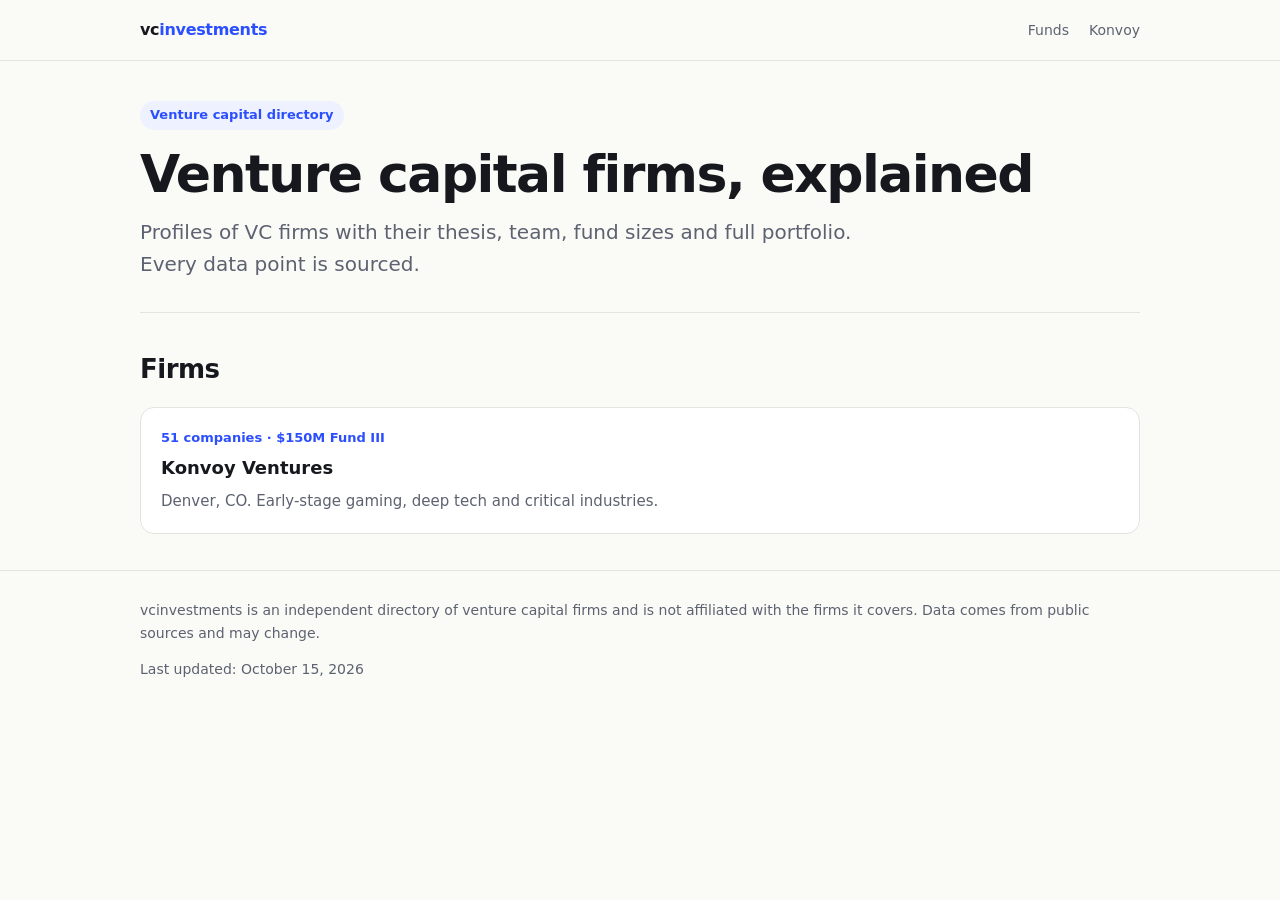
<file: docs/index.html>
<!doctype html>
<html lang="en">
<head>
<meta charset="utf-8">
<meta name="viewport" content="width=device-width, initial-scale=1">
<title>vcinvestments: Directory of Venture Capital Firms</title>
<meta name="description" content="Independent directory of venture capital firms: investment theses, teams, funds and full portfolios. Featuring Konvoy Ventures.">
<link rel="canonical" href="https://diegodeleondev.github.io/vcinvestments/">
<meta name="robots" content="index, follow, max-snippet:-1">
<meta property="og:type" content="website">
<meta property="og:title" content="vcinvestments: Directory of Venture Capital Firms">
<meta property="og:description" content="Independent directory of venture capital firms: investment theses, teams, funds and full portfolios. Featuring Konvoy Ventures.">
<meta property="og:url" content="https://diegodeleondev.github.io/vcinvestments/">
<meta property="og:locale" content="en_US">
<meta name="twitter:card" content="summary">
<link rel="stylesheet" href="styles.css">
<script type="application/ld+json">
{
  "@context": "https://schema.org",
  "@graph": [
    {
      "@type": "WebSite",
      "@id": "https://diegodeleondev.github.io/vcinvestments/#website",
      "url": "https://diegodeleondev.github.io/vcinvestments/",
      "name": "vcinvestments",
      "inLanguage": "en",
      "description": "Independent directory of venture capital firms: theses, teams, funds and portfolios."
    },
    {
      "@type": "ItemList",
      "name": "Venture capital firms",
      "itemListElement": [
        {
          "@type": "ListItem",
          "position": 1,
          "name": "Konvoy Ventures",
          "url": "https://diegodeleondev.github.io/vcinvestments/konvoy/"
        }
      ]
    }
  ]
}
</script>
</head>
<body>
<header class="site"><div class="wrap">
  <a class="brand" href="https://diegodeleondev.github.io/vcinvestments/">vc<span>investments</span></a>
  <nav><a href="https://diegodeleondev.github.io/vcinvestments/">Funds</a><a href="https://diegodeleondev.github.io/vcinvestments/konvoy/">Konvoy</a></nav>
</div></header>

<main class="wrap">
<div class="hero">
  <span class="eyebrow">Venture capital directory</span>
  <h1>Venture capital firms, explained</h1>
  <p class="lead">Profiles of VC firms with their thesis, team, fund sizes and full portfolio. Every data point is sourced.</p>
</div>
<section>
  <h2>Firms</h2>
  <div class="grid">
    <a class="card" href="https://diegodeleondev.github.io/vcinvestments/konvoy/"><span class="count">51 companies · $150M Fund III</span><h3>Konvoy Ventures</h3><p>Denver, CO. Early-stage gaming, deep tech and critical industries.</p></a>
  </div>
</section>
</main>
<footer><div class="wrap">
  <p>vcinvestments is an independent directory of venture capital firms and is not affiliated with the firms it covers. Data comes from public sources and may change.</p>
  <p>Last updated: <time datetime="2026-10-15">October 15, 2026</time></p>
</div></footer>

</body>
</html>
</file>
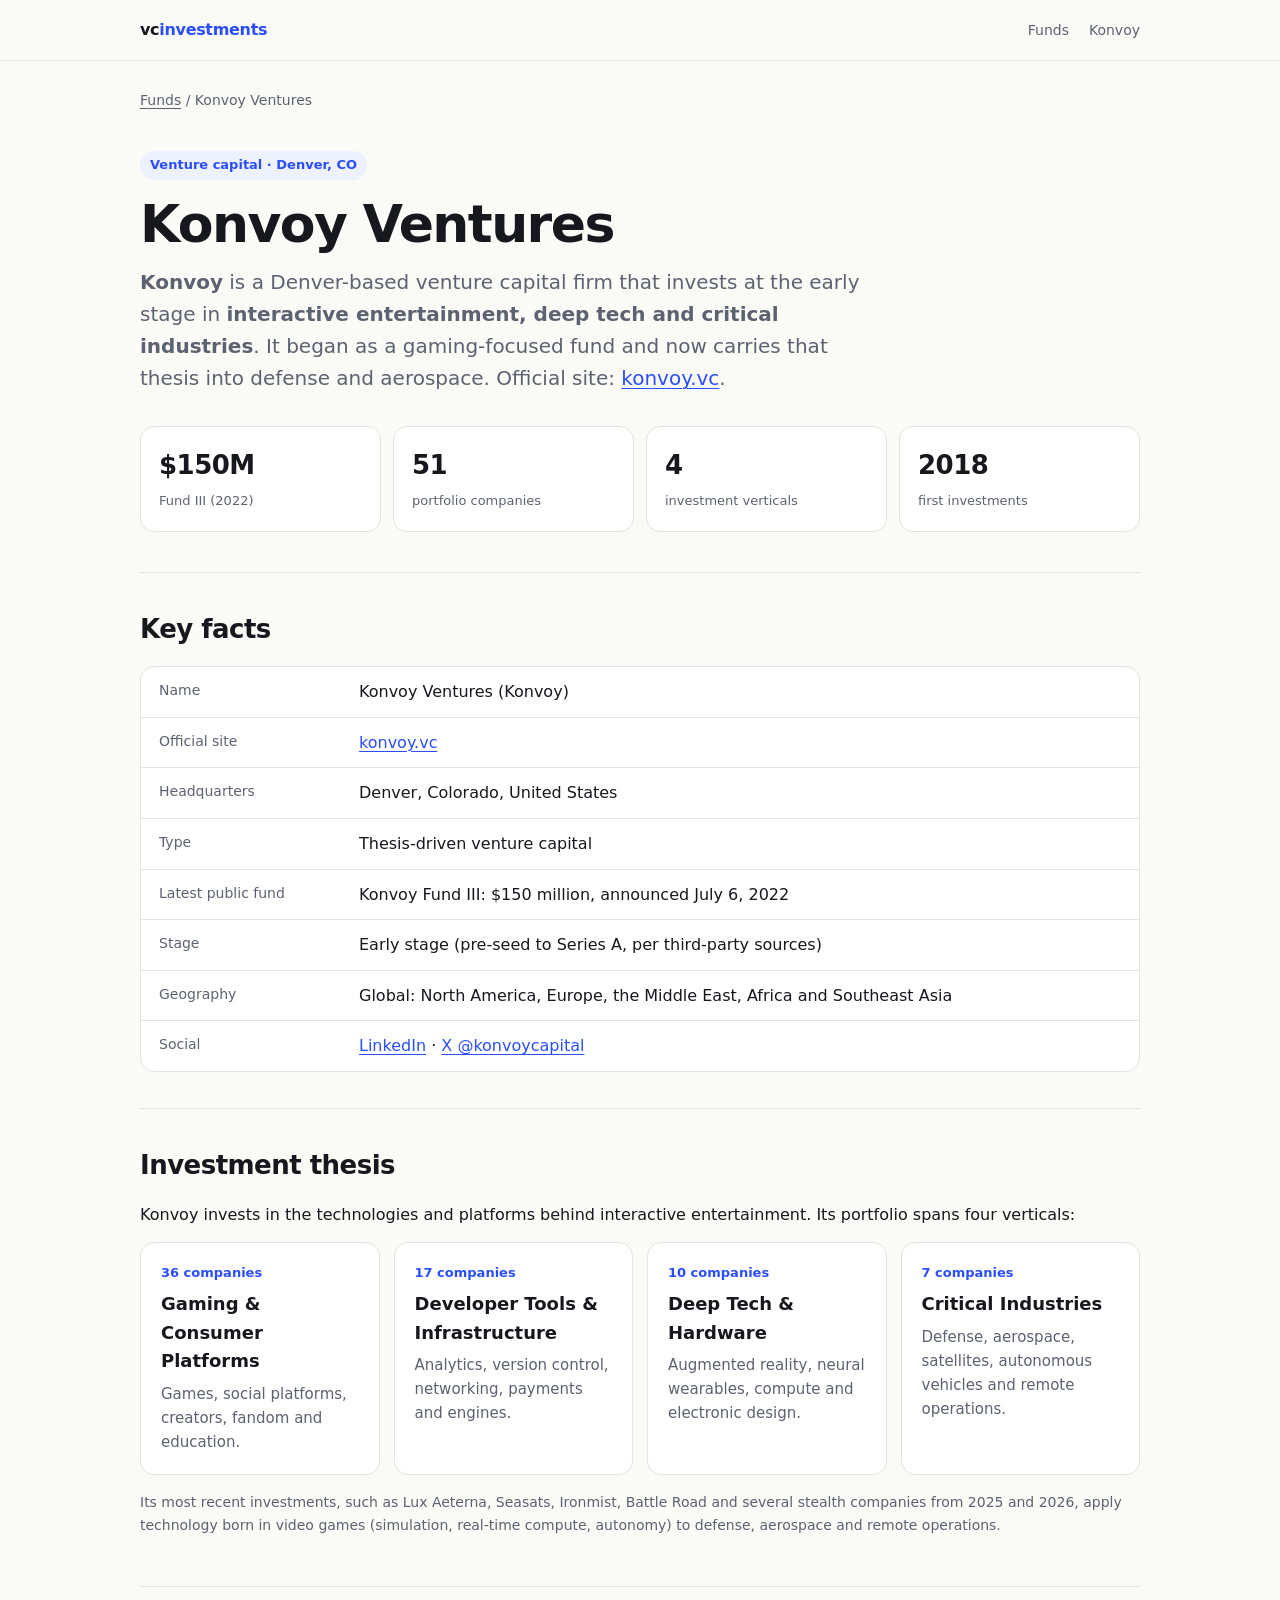
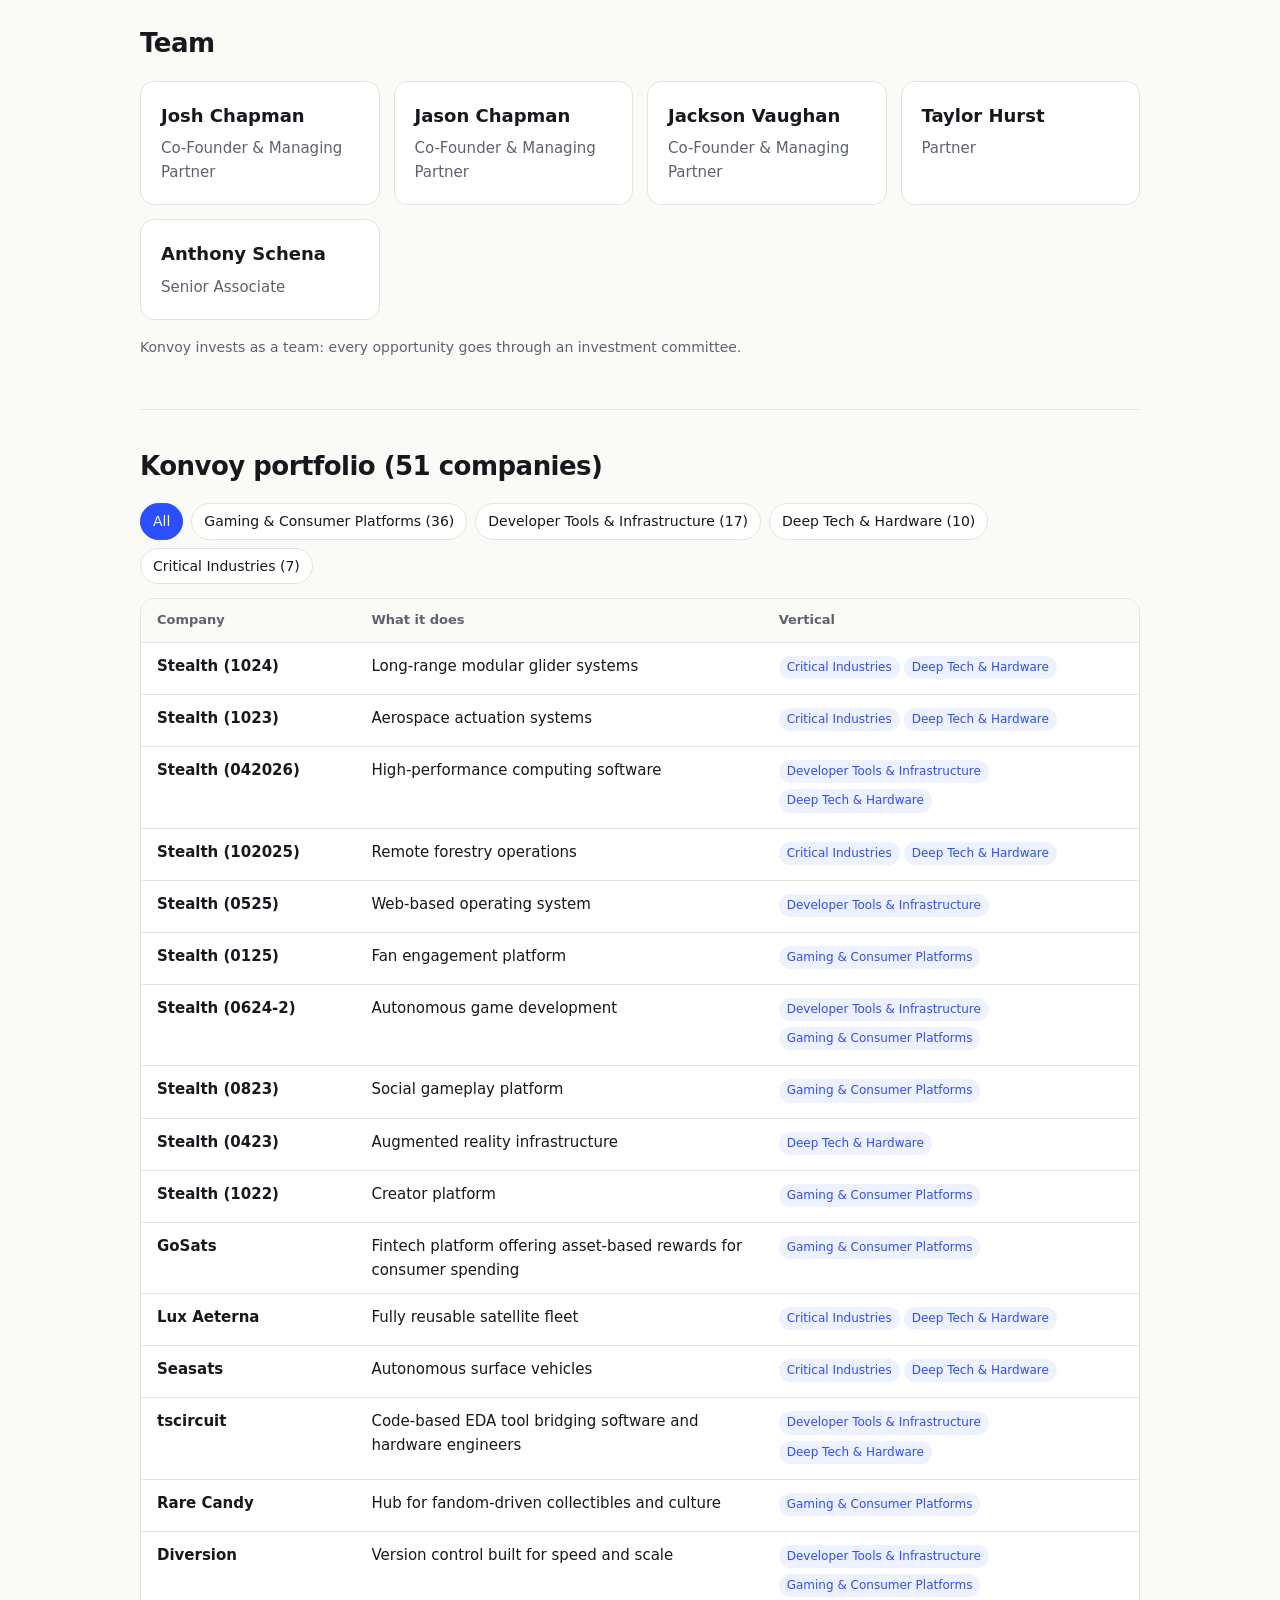
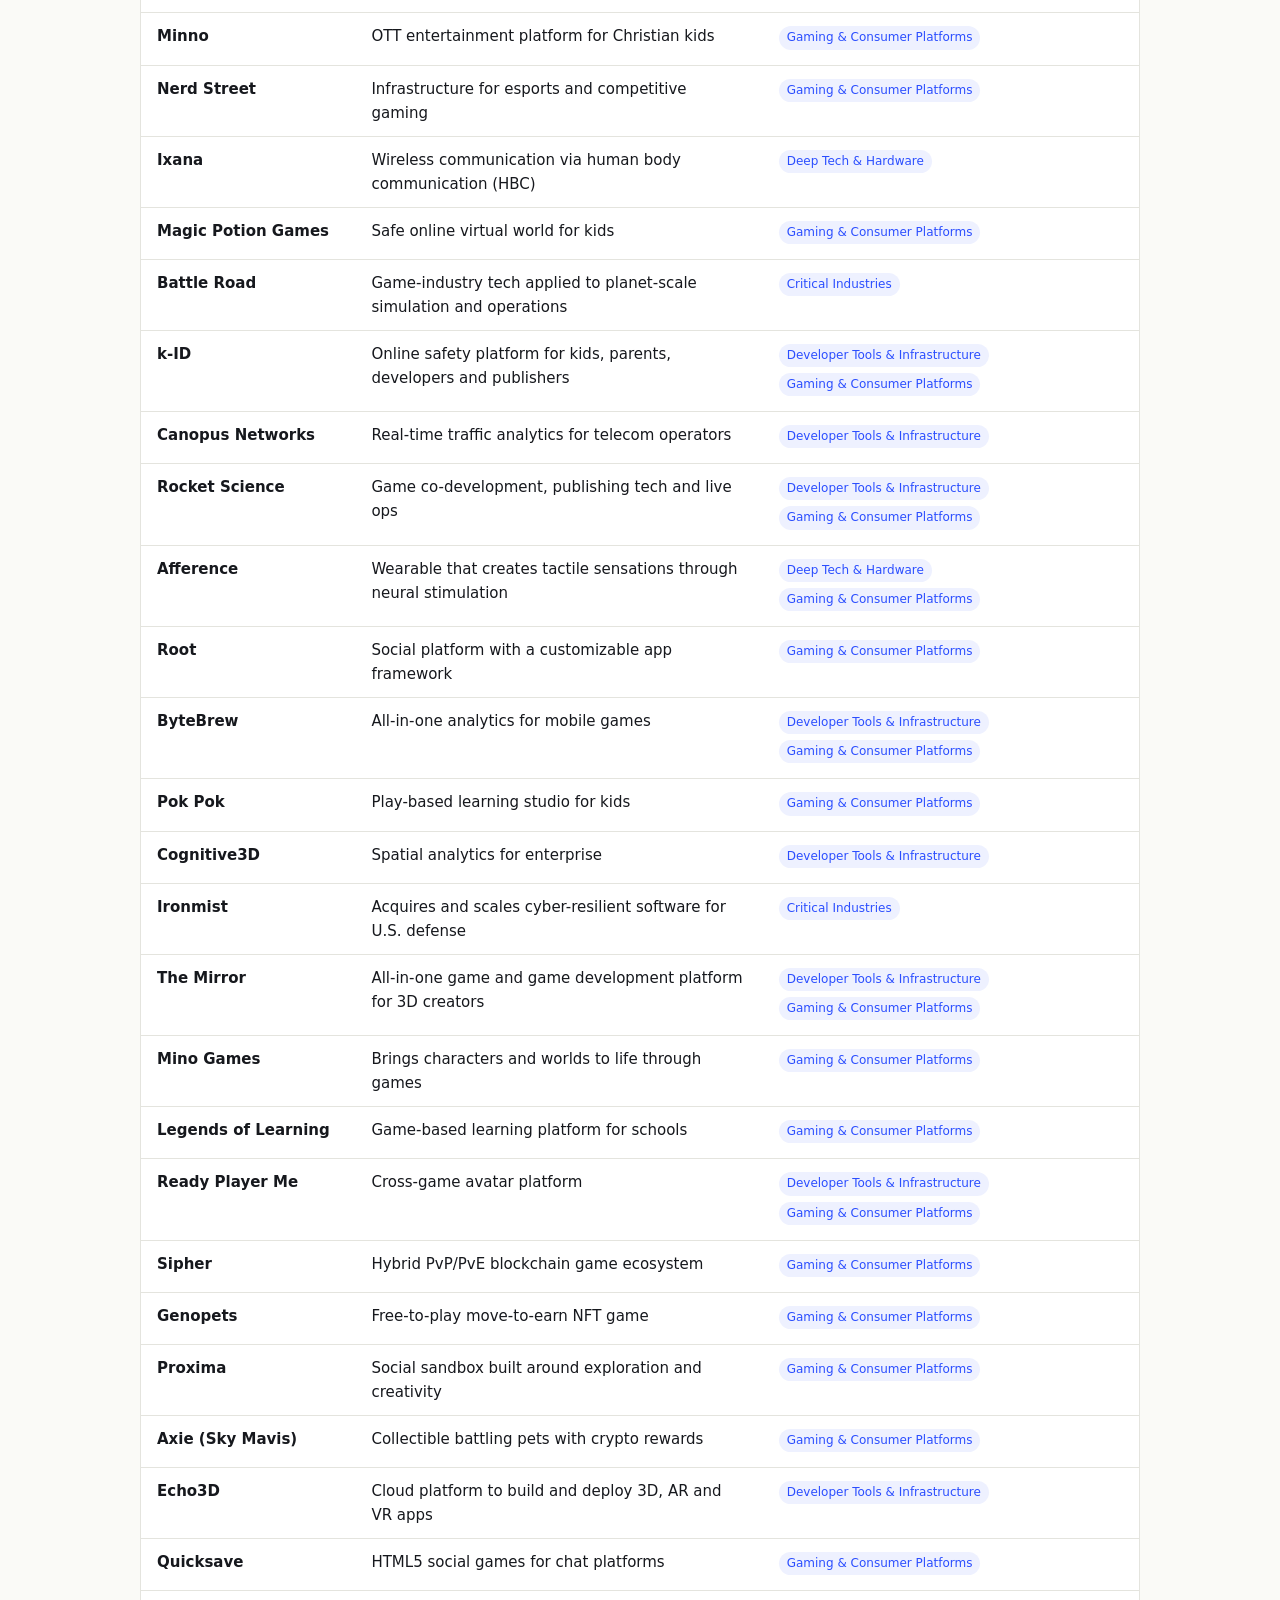
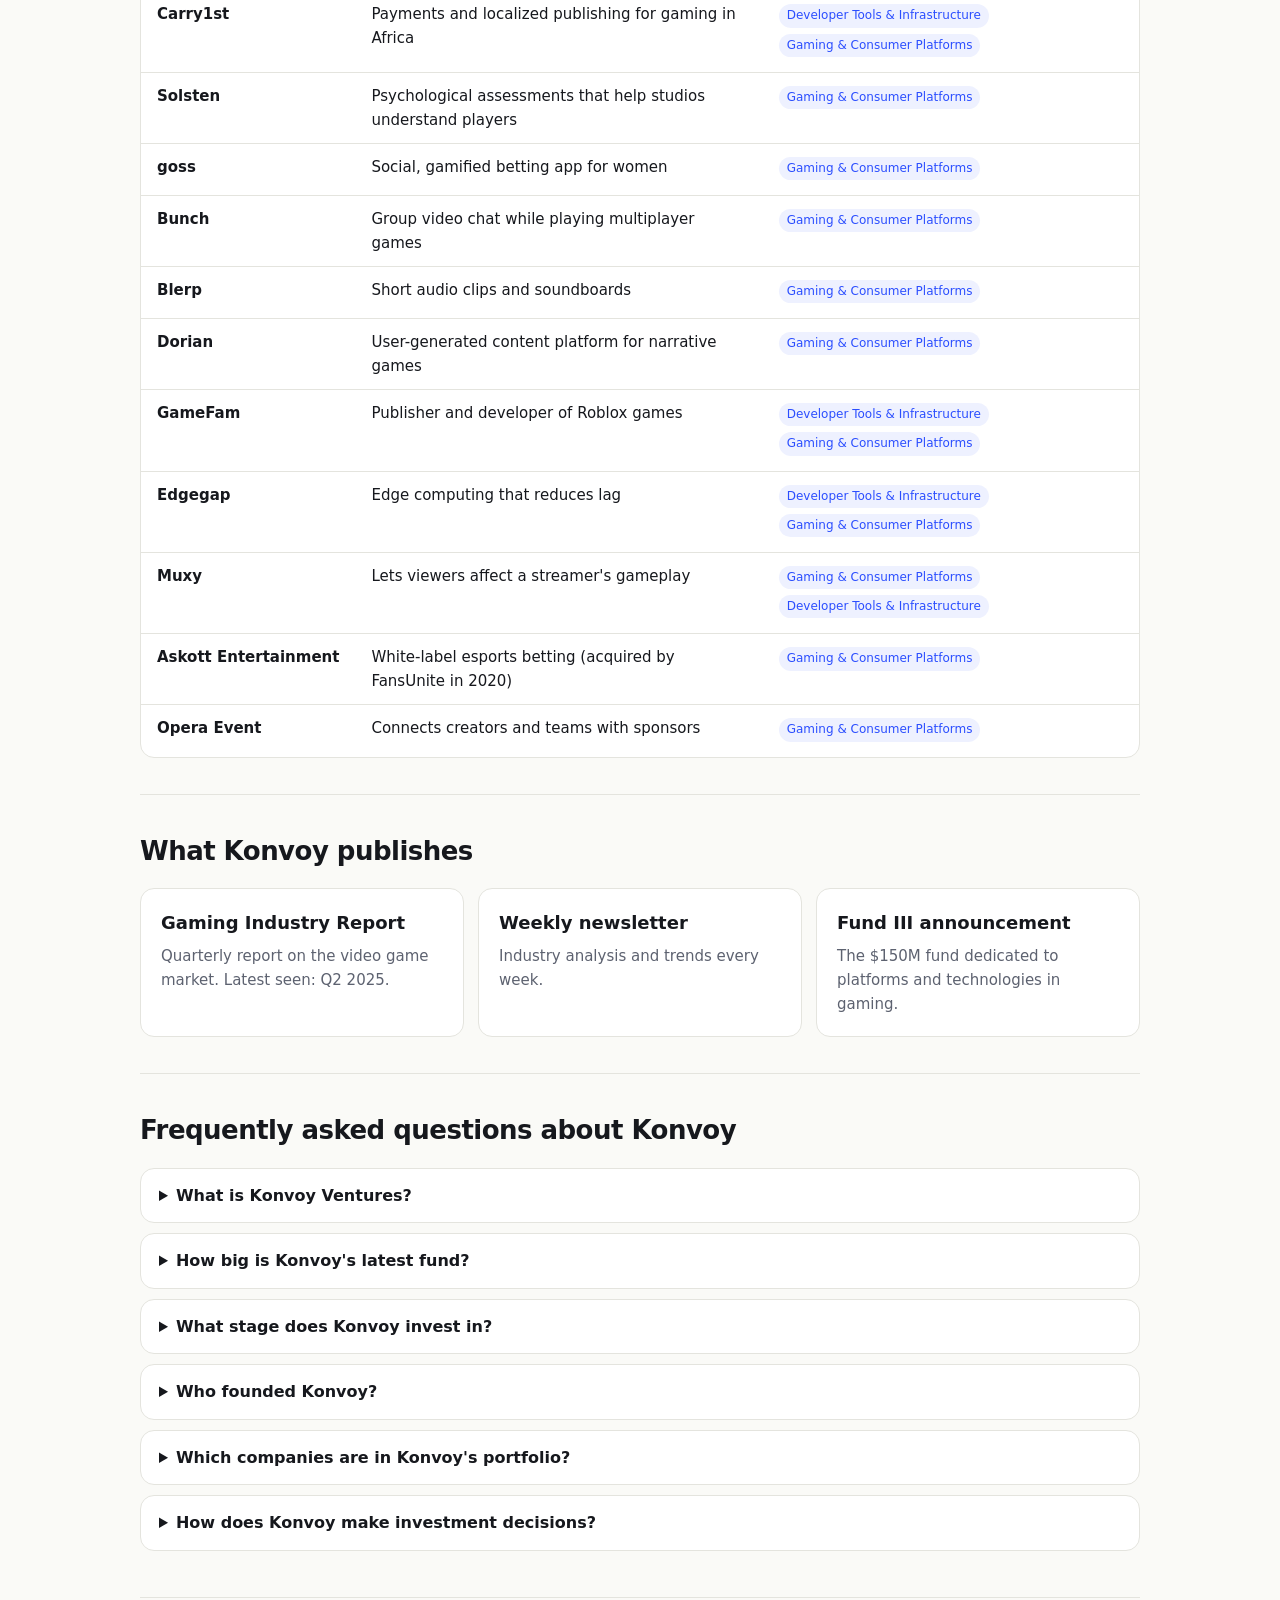
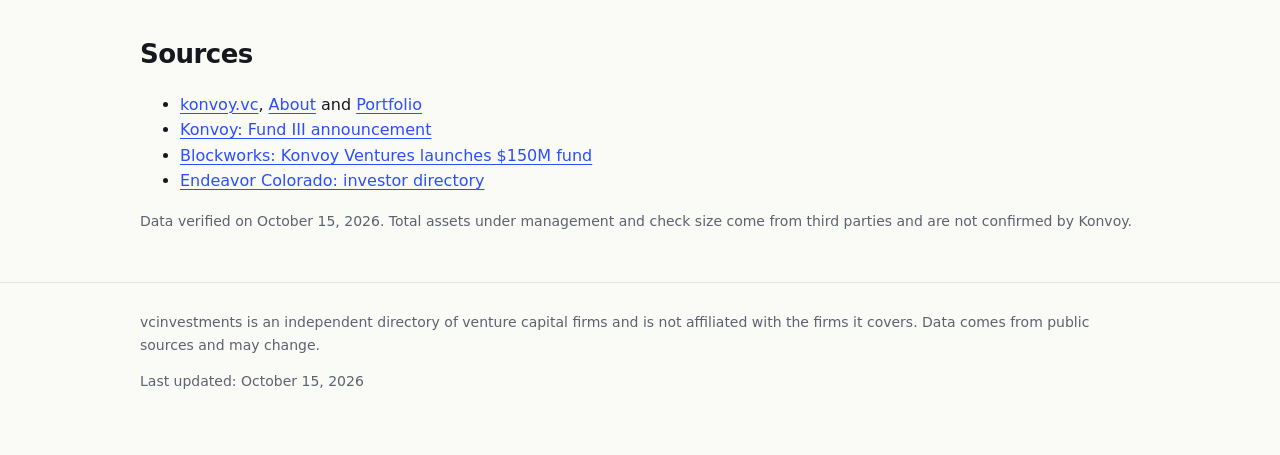
<file: docs/konvoy/index.html>
<!doctype html>
<html lang="en">
<head>
<meta charset="utf-8">
<meta name="viewport" content="width=device-width, initial-scale=1">
<title>Konvoy Ventures: VC Firm for Gaming, Deep Tech &amp; Critical Industries</title>
<meta name="description" content="Konvoy Ventures is a Denver venture capital firm investing in gaming, deep tech and critical industries. Fund III ($150M), team, investment thesis and all 51 portfolio companies.">
<link rel="canonical" href="https://diegodeleondev.github.io/vcinvestments/konvoy/">
<meta name="robots" content="index, follow, max-snippet:-1">
<meta property="og:type" content="website">
<meta property="og:title" content="Konvoy Ventures: VC Firm for Gaming, Deep Tech &amp; Critical Industries">
<meta property="og:description" content="Konvoy Ventures is a Denver venture capital firm investing in gaming, deep tech and critical industries. Fund III ($150M), team, investment thesis and all 51 portfolio companies.">
<meta property="og:url" content="https://diegodeleondev.github.io/vcinvestments/konvoy/">
<meta property="og:locale" content="en_US">
<meta name="twitter:card" content="summary">
<link rel="stylesheet" href="../styles.css">
<script type="application/ld+json">
{
  "@context": "https://schema.org",
  "@graph": [
    {
      "@type": "Organization",
      "@id": "https://konvoy.vc/#organization",
      "name": "Konvoy Ventures",
      "alternateName": [
        "Konvoy",
        "Konvoy VC",
        "Konvoy Capital"
      ],
      "url": "https://konvoy.vc",
      "description": "Thesis-driven venture capital firm investing in the technologies and platforms of interactive entertainment, deep tech and critical industries.",
      "address": {
        "@type": "PostalAddress",
        "addressLocality": "Denver",
        "addressRegion": "CO",
        "addressCountry": "US"
      },
      "founder": [
        {
          "@type": "Person",
          "name": "Josh Chapman"
        },
        {
          "@type": "Person",
          "name": "Jason Chapman"
        },
        {
          "@type": "Person",
          "name": "Jackson Vaughan"
        }
      ],
      "employee": [
        {
          "@type": "Person",
          "name": "Josh Chapman",
          "jobTitle": "Co-Founder & Managing Partner"
        },
        {
          "@type": "Person",
          "name": "Jason Chapman",
          "jobTitle": "Co-Founder & Managing Partner"
        },
        {
          "@type": "Person",
          "name": "Jackson Vaughan",
          "jobTitle": "Co-Founder & Managing Partner"
        },
        {
          "@type": "Person",
          "name": "Taylor Hurst",
          "jobTitle": "Partner"
        },
        {
          "@type": "Person",
          "name": "Anthony Schena",
          "jobTitle": "Senior Associate"
        }
      ],
      "knowsAbout": [
        "Venture capital",
        "Video games",
        "Interactive entertainment",
        "Deep tech",
        "Defense",
        "Aerospace"
      ],
      "sameAs": [
        "https://www.linkedin.com/company/konvoy",
        "https://x.com/konvoycapital"
      ]
    },
    {
      "@type": "WebPage",
      "@id": "https://diegodeleondev.github.io/vcinvestments/konvoy/",
      "url": "https://diegodeleondev.github.io/vcinvestments/konvoy/",
      "name": "Konvoy Ventures — fund profile",
      "inLanguage": "en",
      "dateModified": "2026-10-15",
      "about": {
        "@id": "https://konvoy.vc/#organization"
      },
      "isPartOf": {
        "@id": "https://diegodeleondev.github.io/vcinvestments/#website"
      }
    },
    {
      "@type": "BreadcrumbList",
      "itemListElement": [
        {
          "@type": "ListItem",
          "position": 1,
          "name": "Funds",
          "item": "https://diegodeleondev.github.io/vcinvestments/"
        },
        {
          "@type": "ListItem",
          "position": 2,
          "name": "Konvoy Ventures",
          "item": "https://diegodeleondev.github.io/vcinvestments/konvoy/"
        }
      ]
    },
    {
      "@type": "FAQPage",
      "mainEntity": [
        {
          "@type": "Question",
          "name": "What is Konvoy Ventures?",
          "acceptedAnswer": {
            "@type": "Answer",
            "text": "Konvoy Ventures is a Denver, Colorado venture capital firm that invests at the early stage in interactive entertainment, deep tech and critical industries. It started as a gaming-focused fund and now applies that thesis to defense and aerospace as well."
          }
        },
        {
          "@type": "Question",
          "name": "How big is Konvoy's latest fund?",
          "acceptedAnswer": {
            "@type": "Answer",
            "text": "Konvoy's most recent publicly announced fund is Konvoy Fund III, a $150 million fund announced on July 6, 2022. Third-party directories estimate total assets under management at roughly $270 million; the firm has not published that figure."
          }
        },
        {
          "@type": "Question",
          "name": "What stage does Konvoy invest in?",
          "acceptedAnswer": {
            "@type": "Answer",
            "text": "Konvoy invests in early-stage companies. Third-party sources place its investments between pre-seed and Series A, with checks of roughly $500K to $5M; the firm does not publish an official range."
          }
        },
        {
          "@type": "Question",
          "name": "Who founded Konvoy?",
          "acceptedAnswer": {
            "@type": "Answer",
            "text": "Konvoy was founded by Josh Chapman, Jason Chapman and Jackson Vaughan, who serve as Managing Partners. The investment team also includes Taylor Hurst (Partner) and Anthony Schena (Senior Associate)."
          }
        },
        {
          "@type": "Question",
          "name": "Which companies are in Konvoy's portfolio?",
          "acceptedAnswer": {
            "@type": "Answer",
            "text": "Konvoy lists 51 companies in its portfolio, 10 of them in stealth. Well-known names include Axie Infinity (Sky Mavis), Ready Player Me, Carry1st, GameFam, Edgegap, k-ID, Genopets and Lux Aeterna."
          }
        },
        {
          "@type": "Question",
          "name": "How does Konvoy make investment decisions?",
          "acceptedAnswer": {
            "@type": "Answer",
            "text": "Konvoy describes itself as a thesis-driven firm that invests as a team: every opportunity goes to an investment committee, where each member's assessment is part of the decision."
          }
        }
      ]
    }
  ]
}
</script>
</head>
<body>
<header class="site"><div class="wrap">
  <a class="brand" href="https://diegodeleondev.github.io/vcinvestments/">vc<span>investments</span></a>
  <nav><a href="https://diegodeleondev.github.io/vcinvestments/">Funds</a><a href="https://diegodeleondev.github.io/vcinvestments/konvoy/">Konvoy</a></nav>
</div></header>

<main class="wrap">
<p class="crumbs"><a href="https://diegodeleondev.github.io/vcinvestments/">Funds</a> / Konvoy Ventures</p>
<div class="hero">
  <span class="eyebrow">Venture capital · Denver, CO</span>
  <h1>Konvoy Ventures</h1>
  <p class="lead"><strong>Konvoy</strong> is a Denver-based venture capital firm that invests at the early stage in <strong>interactive entertainment, deep tech and critical industries</strong>. It began as a gaming-focused fund and now carries that thesis into defense and aerospace. Official site: <a href="https://konvoy.vc">konvoy.vc</a>.</p>
  <div class="stats">
    <div class="stat"><b>$150M</b><small>Fund III (2022)</small></div>
    <div class="stat"><b>51</b><small>portfolio companies</small></div>
    <div class="stat"><b>4</b><small>investment verticals</small></div>
    <div class="stat"><b>2018</b><small>first investments</small></div>
  </div>
</div>

<section id="key-facts">
  <h2>Key facts</h2>
  <dl class="facts">
    <dt>Name</dt><dd>Konvoy Ventures (Konvoy)</dd>
    <dt>Official site</dt><dd><a href="https://konvoy.vc">konvoy.vc</a></dd>
    <dt>Headquarters</dt><dd>Denver, Colorado, United States</dd>
    <dt>Type</dt><dd>Thesis-driven venture capital</dd>
    <dt>Latest public fund</dt><dd>Konvoy Fund III: $150 million, announced July 6, 2022</dd>
    <dt>Stage</dt><dd>Early stage (pre-seed to Series A, per third-party sources)</dd>
    <dt>Geography</dt><dd>Global: North America, Europe, the Middle East, Africa and Southeast Asia</dd>
    <dt>Social</dt><dd><a href="https://www.linkedin.com/company/konvoy">LinkedIn</a> · <a href="https://x.com/konvoycapital">X @konvoycapital</a></dd>
  </dl>
</section>

<section id="thesis">
  <h2>Investment thesis</h2>
  <p>Konvoy invests in the technologies and platforms behind interactive entertainment. Its portfolio spans four verticals:</p>
  <div class="grid"><div class="card"><span class="count">36 companies</span><h3>Gaming &amp; Consumer Platforms</h3><p>Games, social platforms, creators, fandom and education.</p></div><div class="card"><span class="count">17 companies</span><h3>Developer Tools &amp; Infrastructure</h3><p>Analytics, version control, networking, payments and engines.</p></div><div class="card"><span class="count">10 companies</span><h3>Deep Tech &amp; Hardware</h3><p>Augmented reality, neural wearables, compute and electronic design.</p></div><div class="card"><span class="count">7 companies</span><h3>Critical Industries</h3><p>Defense, aerospace, satellites, autonomous vehicles and remote operations.</p></div></div>
  <p class="note" style="margin-top:16px">Its most recent investments, such as Lux Aeterna, Seasats, Ironmist, Battle Road and several stealth companies from 2025 and 2026, apply technology born in video games (simulation, real-time compute, autonomy) to defense, aerospace and remote operations.</p>
</section>

<section id="team">
  <h2>Team</h2>
  <div class="grid">
    <div class="card"><h3>Josh Chapman</h3><p>Co-Founder &amp; Managing Partner</p></div>
    <div class="card"><h3>Jason Chapman</h3><p>Co-Founder &amp; Managing Partner</p></div>
    <div class="card"><h3>Jackson Vaughan</h3><p>Co-Founder &amp; Managing Partner</p></div>
    <div class="card"><h3>Taylor Hurst</h3><p>Partner</p></div>
    <div class="card"><h3>Anthony Schena</h3><p>Senior Associate</p></div>
  </div>
  <p class="note" style="margin-top:16px">Konvoy invests as a team: every opportunity goes through an investment committee.</p>
</section>

<section id="portfolio">
  <h2>Konvoy portfolio (51 companies)</h2>
  <div class="filters" role="group" aria-label="Filter by vertical"><button type="button" aria-pressed="true" data-f="">All</button><button type="button" aria-pressed="false" data-f="Gaming &amp; Consumer Platforms">Gaming &amp; Consumer Platforms (36)</button><button type="button" aria-pressed="false" data-f="Developer Tools &amp; Infrastructure">Developer Tools &amp; Infrastructure (17)</button><button type="button" aria-pressed="false" data-f="Deep Tech &amp; Hardware">Deep Tech &amp; Hardware (10)</button><button type="button" aria-pressed="false" data-f="Critical Industries">Critical Industries (7)</button></div>
  <div class="table-wrap"><table>
    <thead><tr><th>Company</th><th>What it does</th><th>Vertical</th></tr></thead>
    <tbody>
<tr data-v="Critical Industries|Deep Tech &amp; Hardware"><td>Stealth (1024)</td><td>Long-range modular glider systems</td><td><span class=tag>Critical Industries</span><span class=tag>Deep Tech &amp; Hardware</span></td></tr>
<tr data-v="Critical Industries|Deep Tech &amp; Hardware"><td>Stealth (1023)</td><td>Aerospace actuation systems</td><td><span class=tag>Critical Industries</span><span class=tag>Deep Tech &amp; Hardware</span></td></tr>
<tr data-v="Developer Tools &amp; Infrastructure|Deep Tech &amp; Hardware"><td>Stealth (042026)</td><td>High-performance computing software</td><td><span class=tag>Developer Tools &amp; Infrastructure</span><span class=tag>Deep Tech &amp; Hardware</span></td></tr>
<tr data-v="Critical Industries|Deep Tech &amp; Hardware"><td>Stealth (102025)</td><td>Remote forestry operations</td><td><span class=tag>Critical Industries</span><span class=tag>Deep Tech &amp; Hardware</span></td></tr>
<tr data-v="Developer Tools &amp; Infrastructure"><td>Stealth (0525)</td><td>Web-based operating system</td><td><span class=tag>Developer Tools &amp; Infrastructure</span></td></tr>
<tr data-v="Gaming &amp; Consumer Platforms"><td>Stealth (0125)</td><td>Fan engagement platform</td><td><span class=tag>Gaming &amp; Consumer Platforms</span></td></tr>
<tr data-v="Developer Tools &amp; Infrastructure|Gaming &amp; Consumer Platforms"><td>Stealth (0624-2)</td><td>Autonomous game development</td><td><span class=tag>Developer Tools &amp; Infrastructure</span><span class=tag>Gaming &amp; Consumer Platforms</span></td></tr>
<tr data-v="Gaming &amp; Consumer Platforms"><td>Stealth (0823)</td><td>Social gameplay platform</td><td><span class=tag>Gaming &amp; Consumer Platforms</span></td></tr>
<tr data-v="Deep Tech &amp; Hardware"><td>Stealth (0423)</td><td>Augmented reality infrastructure</td><td><span class=tag>Deep Tech &amp; Hardware</span></td></tr>
<tr data-v="Gaming &amp; Consumer Platforms"><td>Stealth (1022)</td><td>Creator platform</td><td><span class=tag>Gaming &amp; Consumer Platforms</span></td></tr>
<tr data-v="Gaming &amp; Consumer Platforms"><td>GoSats</td><td>Fintech platform offering asset-based rewards for consumer spending</td><td><span class=tag>Gaming &amp; Consumer Platforms</span></td></tr>
<tr data-v="Critical Industries|Deep Tech &amp; Hardware"><td>Lux Aeterna</td><td>Fully reusable satellite fleet</td><td><span class=tag>Critical Industries</span><span class=tag>Deep Tech &amp; Hardware</span></td></tr>
<tr data-v="Critical Industries|Deep Tech &amp; Hardware"><td>Seasats</td><td>Autonomous surface vehicles</td><td><span class=tag>Critical Industries</span><span class=tag>Deep Tech &amp; Hardware</span></td></tr>
<tr data-v="Developer Tools &amp; Infrastructure|Deep Tech &amp; Hardware"><td>tscircuit</td><td>Code-based EDA tool bridging software and hardware engineers</td><td><span class=tag>Developer Tools &amp; Infrastructure</span><span class=tag>Deep Tech &amp; Hardware</span></td></tr>
<tr data-v="Gaming &amp; Consumer Platforms"><td>Rare Candy</td><td>Hub for fandom-driven collectibles and culture</td><td><span class=tag>Gaming &amp; Consumer Platforms</span></td></tr>
<tr data-v="Developer Tools &amp; Infrastructure|Gaming &amp; Consumer Platforms"><td>Diversion</td><td>Version control built for speed and scale</td><td><span class=tag>Developer Tools &amp; Infrastructure</span><span class=tag>Gaming &amp; Consumer Platforms</span></td></tr>
<tr data-v="Gaming &amp; Consumer Platforms"><td>Minno</td><td>OTT entertainment platform for Christian kids</td><td><span class=tag>Gaming &amp; Consumer Platforms</span></td></tr>
<tr data-v="Gaming &amp; Consumer Platforms"><td>Nerd Street</td><td>Infrastructure for esports and competitive gaming</td><td><span class=tag>Gaming &amp; Consumer Platforms</span></td></tr>
<tr data-v="Deep Tech &amp; Hardware"><td>Ixana</td><td>Wireless communication via human body communication (HBC)</td><td><span class=tag>Deep Tech &amp; Hardware</span></td></tr>
<tr data-v="Gaming &amp; Consumer Platforms"><td>Magic Potion Games</td><td>Safe online virtual world for kids</td><td><span class=tag>Gaming &amp; Consumer Platforms</span></td></tr>
<tr data-v="Critical Industries"><td>Battle Road</td><td>Game-industry tech applied to planet-scale simulation and operations</td><td><span class=tag>Critical Industries</span></td></tr>
<tr data-v="Developer Tools &amp; Infrastructure|Gaming &amp; Consumer Platforms"><td>k-ID</td><td>Online safety platform for kids, parents, developers and publishers</td><td><span class=tag>Developer Tools &amp; Infrastructure</span><span class=tag>Gaming &amp; Consumer Platforms</span></td></tr>
<tr data-v="Developer Tools &amp; Infrastructure"><td>Canopus Networks</td><td>Real-time traffic analytics for telecom operators</td><td><span class=tag>Developer Tools &amp; Infrastructure</span></td></tr>
<tr data-v="Developer Tools &amp; Infrastructure|Gaming &amp; Consumer Platforms"><td>Rocket Science</td><td>Game co-development, publishing tech and live ops</td><td><span class=tag>Developer Tools &amp; Infrastructure</span><span class=tag>Gaming &amp; Consumer Platforms</span></td></tr>
<tr data-v="Deep Tech &amp; Hardware|Gaming &amp; Consumer Platforms"><td>Afference</td><td>Wearable that creates tactile sensations through neural stimulation</td><td><span class=tag>Deep Tech &amp; Hardware</span><span class=tag>Gaming &amp; Consumer Platforms</span></td></tr>
<tr data-v="Gaming &amp; Consumer Platforms"><td>Root</td><td>Social platform with a customizable app framework</td><td><span class=tag>Gaming &amp; Consumer Platforms</span></td></tr>
<tr data-v="Developer Tools &amp; Infrastructure|Gaming &amp; Consumer Platforms"><td>ByteBrew</td><td>All-in-one analytics for mobile games</td><td><span class=tag>Developer Tools &amp; Infrastructure</span><span class=tag>Gaming &amp; Consumer Platforms</span></td></tr>
<tr data-v="Gaming &amp; Consumer Platforms"><td>Pok Pok</td><td>Play-based learning studio for kids</td><td><span class=tag>Gaming &amp; Consumer Platforms</span></td></tr>
<tr data-v="Developer Tools &amp; Infrastructure"><td>Cognitive3D</td><td>Spatial analytics for enterprise</td><td><span class=tag>Developer Tools &amp; Infrastructure</span></td></tr>
<tr data-v="Critical Industries"><td>Ironmist</td><td>Acquires and scales cyber-resilient software for U.S. defense</td><td><span class=tag>Critical Industries</span></td></tr>
<tr data-v="Developer Tools &amp; Infrastructure|Gaming &amp; Consumer Platforms"><td>The Mirror</td><td>All-in-one game and game development platform for 3D creators</td><td><span class=tag>Developer Tools &amp; Infrastructure</span><span class=tag>Gaming &amp; Consumer Platforms</span></td></tr>
<tr data-v="Gaming &amp; Consumer Platforms"><td>Mino Games</td><td>Brings characters and worlds to life through games</td><td><span class=tag>Gaming &amp; Consumer Platforms</span></td></tr>
<tr data-v="Gaming &amp; Consumer Platforms"><td>Legends of Learning</td><td>Game-based learning platform for schools</td><td><span class=tag>Gaming &amp; Consumer Platforms</span></td></tr>
<tr data-v="Developer Tools &amp; Infrastructure|Gaming &amp; Consumer Platforms"><td>Ready Player Me</td><td>Cross-game avatar platform</td><td><span class=tag>Developer Tools &amp; Infrastructure</span><span class=tag>Gaming &amp; Consumer Platforms</span></td></tr>
<tr data-v="Gaming &amp; Consumer Platforms"><td>Sipher</td><td>Hybrid PvP/PvE blockchain game ecosystem</td><td><span class=tag>Gaming &amp; Consumer Platforms</span></td></tr>
<tr data-v="Gaming &amp; Consumer Platforms"><td>Genopets</td><td>Free-to-play move-to-earn NFT game</td><td><span class=tag>Gaming &amp; Consumer Platforms</span></td></tr>
<tr data-v="Gaming &amp; Consumer Platforms"><td>Proxima</td><td>Social sandbox built around exploration and creativity</td><td><span class=tag>Gaming &amp; Consumer Platforms</span></td></tr>
<tr data-v="Gaming &amp; Consumer Platforms"><td>Axie (Sky Mavis)</td><td>Collectible battling pets with crypto rewards</td><td><span class=tag>Gaming &amp; Consumer Platforms</span></td></tr>
<tr data-v="Developer Tools &amp; Infrastructure"><td>Echo3D</td><td>Cloud platform to build and deploy 3D, AR and VR apps</td><td><span class=tag>Developer Tools &amp; Infrastructure</span></td></tr>
<tr data-v="Gaming &amp; Consumer Platforms"><td>Quicksave</td><td>HTML5 social games for chat platforms</td><td><span class=tag>Gaming &amp; Consumer Platforms</span></td></tr>
<tr data-v="Developer Tools &amp; Infrastructure|Gaming &amp; Consumer Platforms"><td>Carry1st</td><td>Payments and localized publishing for gaming in Africa</td><td><span class=tag>Developer Tools &amp; Infrastructure</span><span class=tag>Gaming &amp; Consumer Platforms</span></td></tr>
<tr data-v="Gaming &amp; Consumer Platforms"><td>Solsten</td><td>Psychological assessments that help studios understand players</td><td><span class=tag>Gaming &amp; Consumer Platforms</span></td></tr>
<tr data-v="Gaming &amp; Consumer Platforms"><td>goss</td><td>Social, gamified betting app for women</td><td><span class=tag>Gaming &amp; Consumer Platforms</span></td></tr>
<tr data-v="Gaming &amp; Consumer Platforms"><td>Bunch</td><td>Group video chat while playing multiplayer games</td><td><span class=tag>Gaming &amp; Consumer Platforms</span></td></tr>
<tr data-v="Gaming &amp; Consumer Platforms"><td>Blerp</td><td>Short audio clips and soundboards</td><td><span class=tag>Gaming &amp; Consumer Platforms</span></td></tr>
<tr data-v="Gaming &amp; Consumer Platforms"><td>Dorian</td><td>User-generated content platform for narrative games</td><td><span class=tag>Gaming &amp; Consumer Platforms</span></td></tr>
<tr data-v="Developer Tools &amp; Infrastructure|Gaming &amp; Consumer Platforms"><td>GameFam</td><td>Publisher and developer of Roblox games</td><td><span class=tag>Developer Tools &amp; Infrastructure</span><span class=tag>Gaming &amp; Consumer Platforms</span></td></tr>
<tr data-v="Developer Tools &amp; Infrastructure|Gaming &amp; Consumer Platforms"><td>Edgegap</td><td>Edge computing that reduces lag</td><td><span class=tag>Developer Tools &amp; Infrastructure</span><span class=tag>Gaming &amp; Consumer Platforms</span></td></tr>
<tr data-v="Gaming &amp; Consumer Platforms|Developer Tools &amp; Infrastructure"><td>Muxy</td><td>Lets viewers affect a streamer&#x27;s gameplay</td><td><span class=tag>Gaming &amp; Consumer Platforms</span><span class=tag>Developer Tools &amp; Infrastructure</span></td></tr>
<tr data-v="Gaming &amp; Consumer Platforms"><td>Askott Entertainment</td><td>White-label esports betting (acquired by FansUnite in 2020)</td><td><span class=tag>Gaming &amp; Consumer Platforms</span></td></tr>
<tr data-v="Gaming &amp; Consumer Platforms"><td>Opera Event</td><td>Connects creators and teams with sponsors</td><td><span class=tag>Gaming &amp; Consumer Platforms</span></td></tr>
    </tbody>
  </table></div>
</section>

<section id="research">
  <h2>What Konvoy publishes</h2>
  <div class="grid">
    <a class="card" href="https://konvoy.vc/reports/gaming-industry-report-q2-2025"><h3>Gaming Industry Report</h3><p>Quarterly report on the video game market. Latest seen: Q2 2025.</p></a>
    <a class="card" href="https://konvoy.vc"><h3>Weekly newsletter</h3><p>Industry analysis and trends every week.</p></a>
    <a class="card" href="https://www.konvoy.vc/blogs/konvoy-fund-iii-announcement"><h3>Fund III announcement</h3><p>The $150M fund dedicated to platforms and technologies in gaming.</p></a>
  </div>
</section>

<section id="faq">
  <h2>Frequently asked questions about Konvoy</h2>
  <details><summary>What is Konvoy Ventures?</summary><p>Konvoy Ventures is a Denver, Colorado venture capital firm that invests at the early stage in interactive entertainment, deep tech and critical industries. It started as a gaming-focused fund and now applies that thesis to defense and aerospace as well.</p></details><details><summary>How big is Konvoy&#x27;s latest fund?</summary><p>Konvoy&#x27;s most recent publicly announced fund is Konvoy Fund III, a $150 million fund announced on July 6, 2022. Third-party directories estimate total assets under management at roughly $270 million; the firm has not published that figure.</p></details><details><summary>What stage does Konvoy invest in?</summary><p>Konvoy invests in early-stage companies. Third-party sources place its investments between pre-seed and Series A, with checks of roughly $500K to $5M; the firm does not publish an official range.</p></details><details><summary>Who founded Konvoy?</summary><p>Konvoy was founded by Josh Chapman, Jason Chapman and Jackson Vaughan, who serve as Managing Partners. The investment team also includes Taylor Hurst (Partner) and Anthony Schena (Senior Associate).</p></details><details><summary>Which companies are in Konvoy&#x27;s portfolio?</summary><p>Konvoy lists 51 companies in its portfolio, 10 of them in stealth. Well-known names include Axie Infinity (Sky Mavis), Ready Player Me, Carry1st, GameFam, Edgegap, k-ID, Genopets and Lux Aeterna.</p></details><details><summary>How does Konvoy make investment decisions?</summary><p>Konvoy describes itself as a thesis-driven firm that invests as a team: every opportunity goes to an investment committee, where each member&#x27;s assessment is part of the decision.</p></details>
</section>

<section id="sources">
  <h2>Sources</h2>
  <ul>
    <li><a href="https://konvoy.vc">konvoy.vc</a>, <a href="https://www.konvoy.vc/about">About</a> and <a href="https://www.konvoy.vc/portfolio">Portfolio</a></li>
    <li><a href="https://www.konvoy.vc/blogs/konvoy-fund-iii-announcement">Konvoy: Fund III announcement</a></li>
    <li><a href="https://blockworks.com/news/konvoy-ventures-launches-150m-fund-to-back-web3-gaming-firms">Blockworks: Konvoy Ventures launches $150M fund</a></li>
    <li><a href="https://www.endeavorcolorado.org/investors/konvoy-ventures">Endeavor Colorado: investor directory</a></li>
  </ul>
  <p class="note">Data verified on October 15, 2026. Total assets under management and check size come from third parties and are not confirmed by Konvoy.</p>
</section>
</main>
<footer><div class="wrap">
  <p>vcinvestments is an independent directory of venture capital firms and is not affiliated with the firms it covers. Data comes from public sources and may change.</p>
  <p>Last updated: <time datetime="2026-10-15">October 15, 2026</time></p>
</div></footer>

<script>
const btns = document.querySelectorAll('.filters button');
const trs = document.querySelectorAll('#portfolio tbody tr');
btns.forEach(b => b.addEventListener('click', () => {
  btns.forEach(x => x.setAttribute('aria-pressed', x === b));
  const f = b.dataset.f;
  trs.forEach(tr => tr.hidden = f && !tr.dataset.v.split('|').includes(f));
}));
</script>
</body>
</html>
</file>
<file: docs/styles.css>
:root {
  --bg: #fafaf7;
  --surface: #ffffff;
  --text: #16181d;
  --muted: #5d6270;
  --line: #e4e4de;
  --accent: #2b4eff;
  --accent-soft: #eef1ff;
  --radius: 14px;
  --max: 1040px;
  color-scheme: light dark;
}
@media (prefers-color-scheme: dark) {
  :root {
    --bg: #0f1115;
    --surface: #171a20;
    --text: #eceef2;
    --muted: #9aa0ad;
    --line: #2a2e37;
    --accent: #7c93ff;
    --accent-soft: #1d2340;
  }
}
* { box-sizing: border-box; }
html { -webkit-text-size-adjust: 100%; }
body {
  margin: 0;
  background: var(--bg);
  color: var(--text);
  font: 16px/1.6 "Inter", system-ui, -apple-system, "Segoe UI", Roboto, sans-serif;
}
a { color: var(--accent); text-decoration-thickness: 1px; text-underline-offset: 3px; }
.wrap { max-width: var(--max); margin: 0 auto; padding: 0 20px; }

header.site { border-bottom: 1px solid var(--line); }
header.site .wrap { display: flex; align-items: center; justify-content: space-between; height: 60px; }
.brand { font-weight: 700; letter-spacing: -0.02em; color: var(--text); text-decoration: none; }
.brand span { color: var(--accent); }
nav a { color: var(--muted); text-decoration: none; margin-left: 20px; font-size: 14px; }
nav a:hover { color: var(--text); }

.crumbs { font-size: 14px; color: var(--muted); margin: 28px 0 0; }
.crumbs a { color: var(--muted); }

.hero { padding: 40px 0 32px; }
.eyebrow { display: inline-block; font-size: 13px; font-weight: 600; color: var(--accent); background: var(--accent-soft); padding: 4px 10px; border-radius: 999px; }
h1 { font-size: clamp(32px, 6vw, 52px); line-height: 1.08; letter-spacing: -0.03em; margin: 16px 0 14px; }
.lead { font-size: clamp(17px, 2.2vw, 20px); color: var(--muted); max-width: 720px; margin: 0; }

.stats { display: grid; grid-template-columns: repeat(auto-fit, minmax(150px, 1fr)); gap: 12px; margin: 32px 0 8px; }
.stat { background: var(--surface); border: 1px solid var(--line); border-radius: var(--radius); padding: 18px; }
.stat b { display: block; font-size: 26px; letter-spacing: -0.02em; }
.stat small { color: var(--muted); font-size: 13px; }

section { padding: 36px 0; border-top: 1px solid var(--line); }
h2 { font-size: 26px; letter-spacing: -0.02em; margin: 0 0 16px; }
h3 { font-size: 18px; margin: 0 0 6px; }
p { margin: 0 0 14px; }

.grid { display: grid; grid-template-columns: repeat(auto-fit, minmax(230px, 1fr)); gap: 14px; }
.card { background: var(--surface); border: 1px solid var(--line); border-radius: var(--radius); padding: 20px; }
.card p { color: var(--muted); font-size: 15px; margin: 0; }
.card .count { font-size: 13px; color: var(--accent); font-weight: 600; margin-bottom: 6px; display: block; }
a.card { color: inherit; text-decoration: none; transition: border-color .15s; }
a.card:hover { border-color: var(--accent); }

dl.facts { display: grid; grid-template-columns: 200px 1fr; margin: 0; background: var(--surface); border: 1px solid var(--line); border-radius: var(--radius); overflow: hidden; }
dl.facts dt, dl.facts dd { margin: 0; padding: 12px 18px; border-bottom: 1px solid var(--line); }
dl.facts dt { color: var(--muted); font-size: 14px; }
dl.facts dt:last-of-type, dl.facts dd:last-of-type { border-bottom: 0; }

.table-wrap { overflow-x: auto; border: 1px solid var(--line); border-radius: var(--radius); background: var(--surface); }
table { width: 100%; border-collapse: collapse; font-size: 15px; }
th, td { text-align: left; padding: 11px 16px; border-bottom: 1px solid var(--line); vertical-align: top; }
th { font-size: 13px; color: var(--muted); font-weight: 600; background: var(--bg); }
tr:last-child td { border-bottom: 0; }
td:first-child { font-weight: 600; white-space: nowrap; }

.filters { display: flex; flex-wrap: wrap; gap: 8px; margin-bottom: 14px; }
.filters button { font: inherit; font-size: 14px; border: 1px solid var(--line); background: var(--surface); color: var(--text); padding: 6px 12px; border-radius: 999px; cursor: pointer; }
.filters button[aria-pressed="true"] { background: var(--accent); border-color: var(--accent); color: #fff; }

.tag { display: inline-block; font-size: 12px; padding: 2px 8px; border-radius: 999px; background: var(--accent-soft); color: var(--accent); margin: 0 4px 4px 0; white-space: nowrap; }

details { background: var(--surface); border: 1px solid var(--line); border-radius: var(--radius); padding: 14px 18px; margin-bottom: 10px; }
summary { font-weight: 600; cursor: pointer; }
details p { margin: 10px 0 0; color: var(--muted); }

.note { font-size: 14px; color: var(--muted); }
footer { border-top: 1px solid var(--line); padding: 28px 0 48px; font-size: 14px; color: var(--muted); }

@media (max-width: 600px) {
  .stats { grid-template-columns: 1fr 1fr; }
  .stat b { font-size: 22px; }
  dl.facts { grid-template-columns: 1fr; }
  dl.facts dt { border-bottom: 0; padding-bottom: 0; }
  nav a { margin-left: 14px; }
  td:first-child { white-space: normal; }
}
</file>
